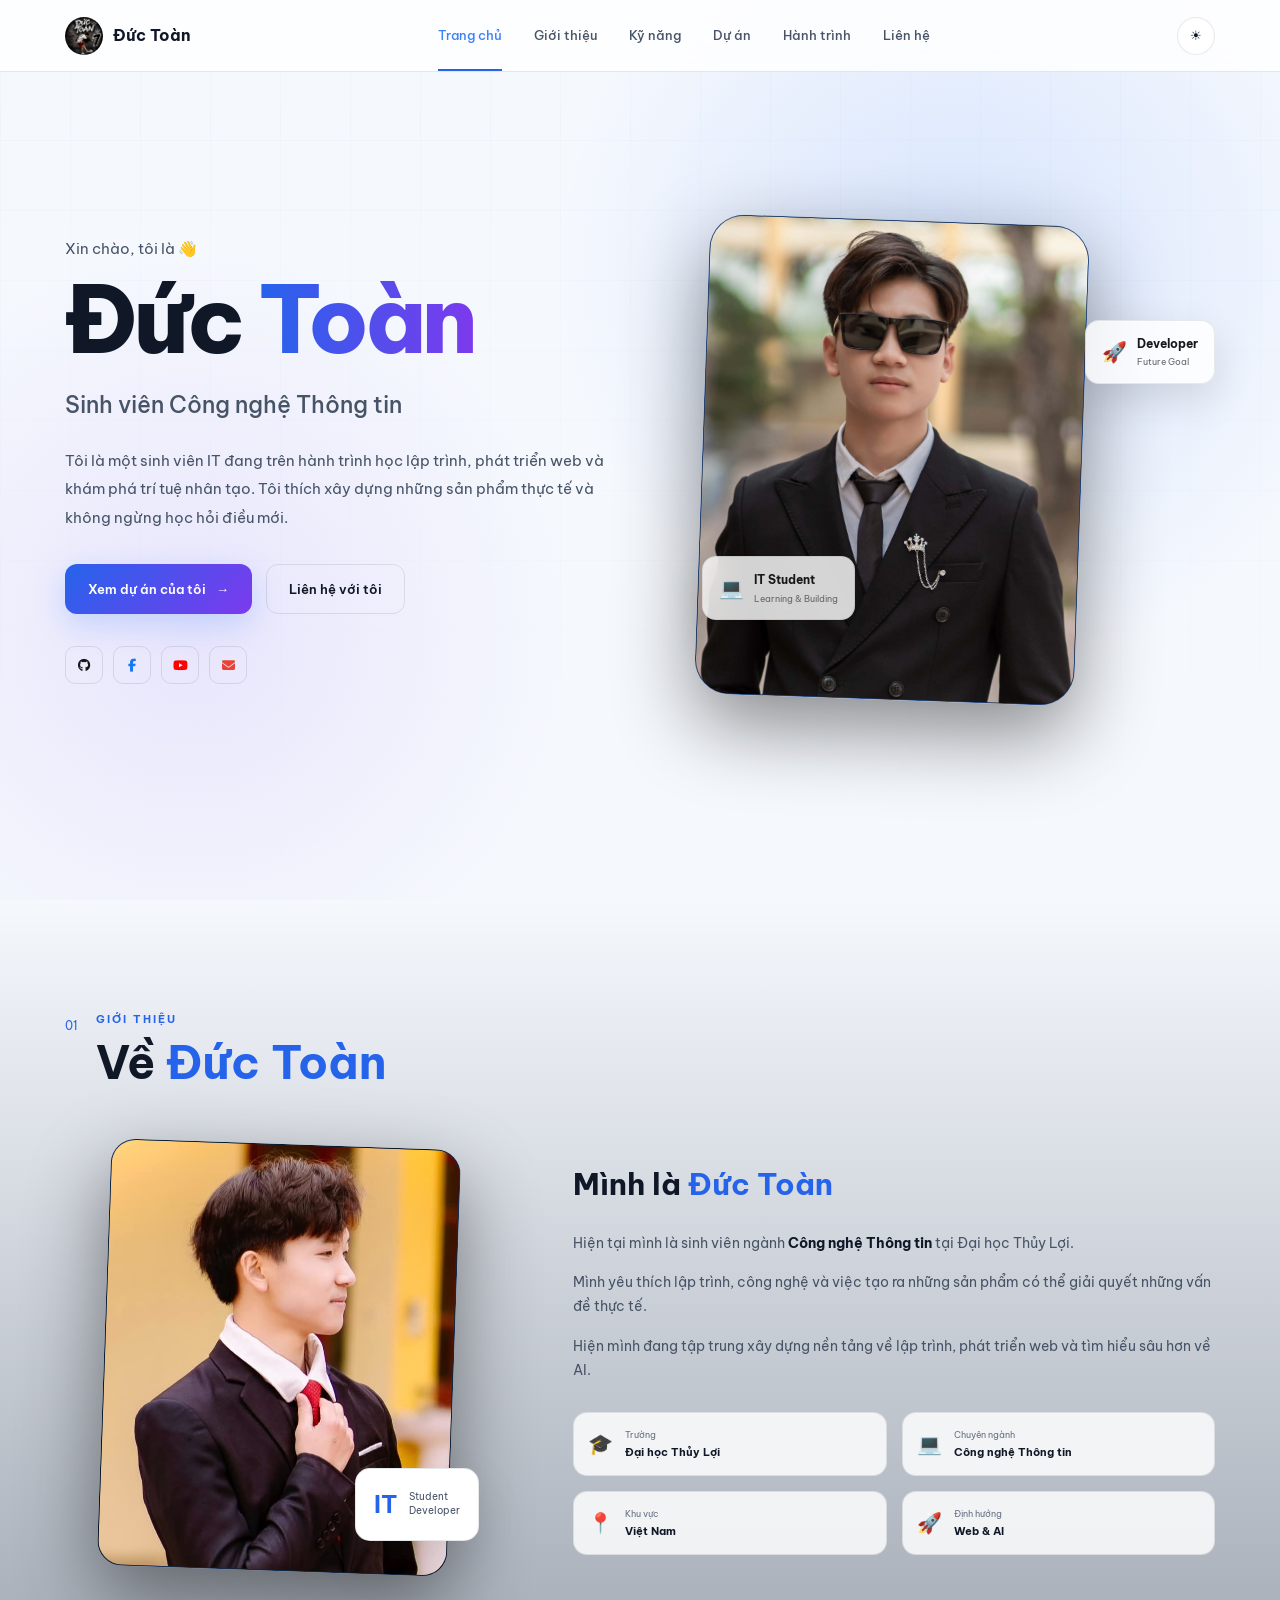
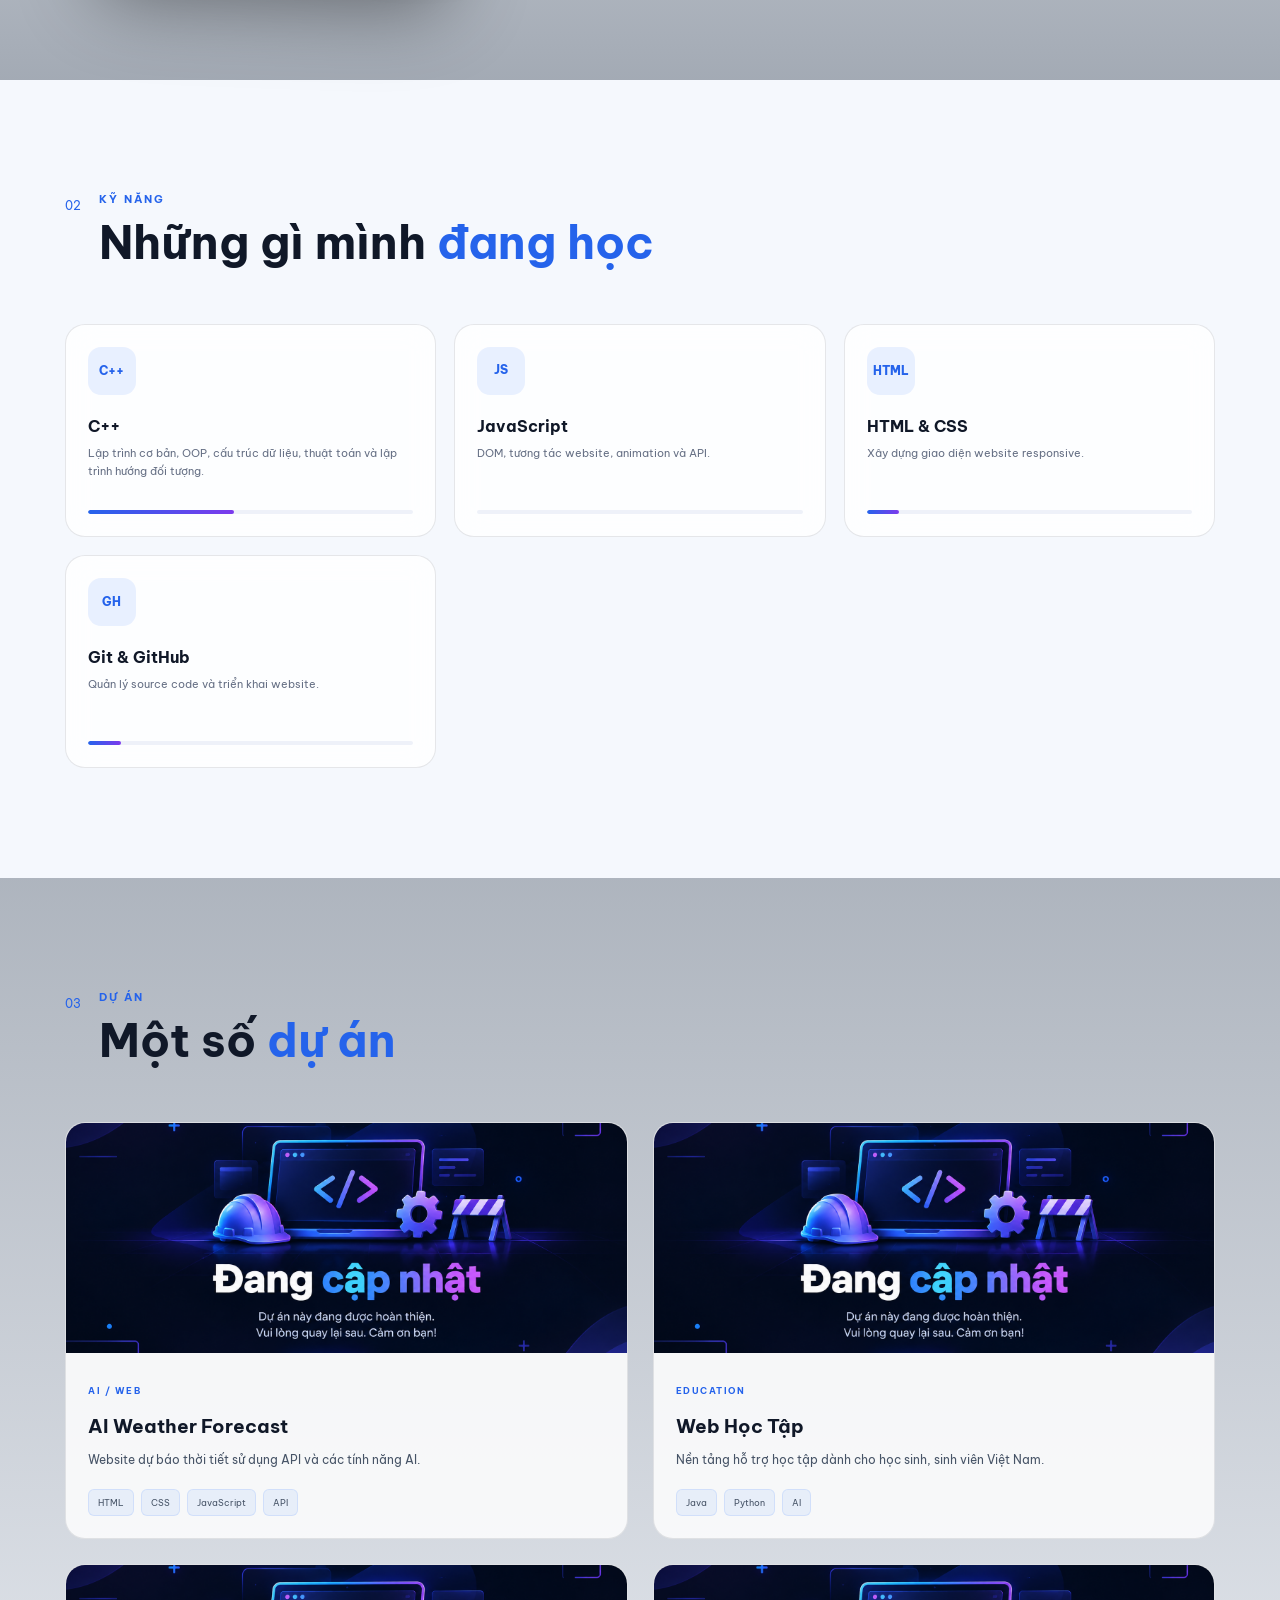
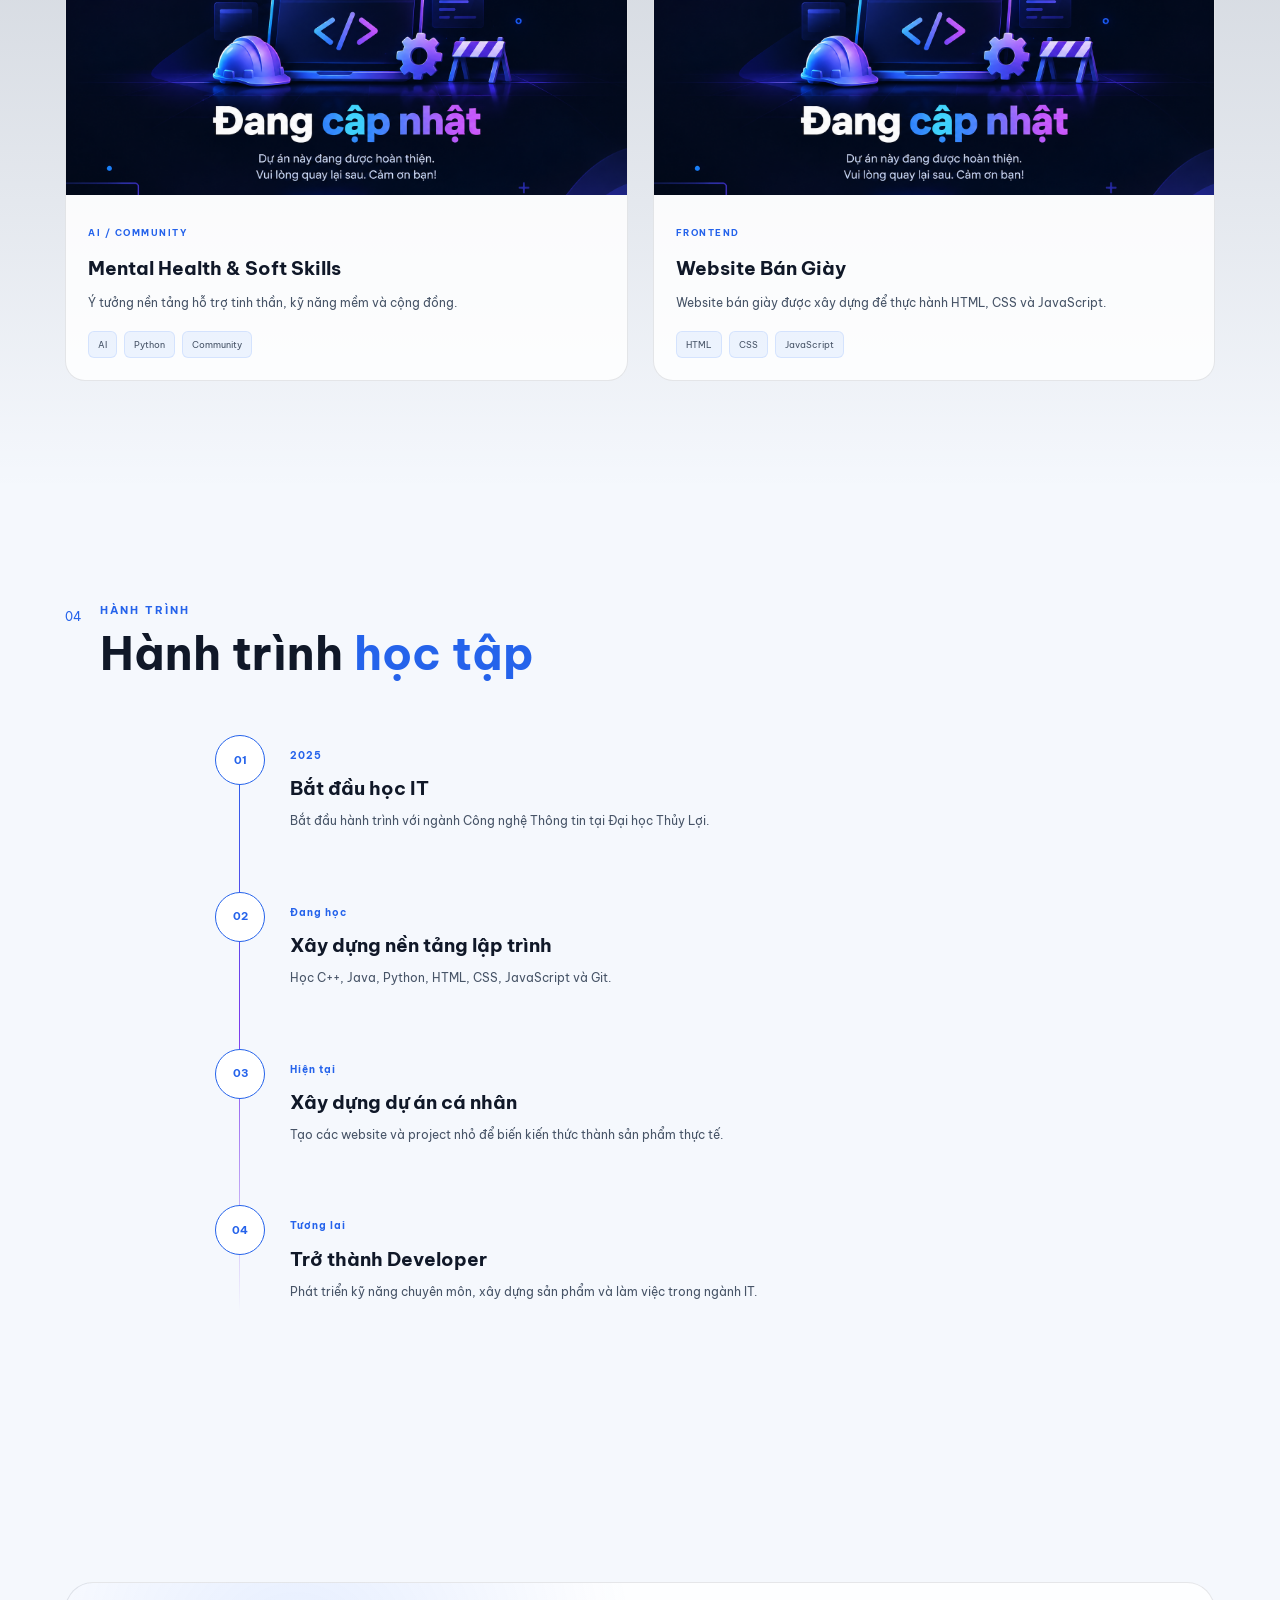
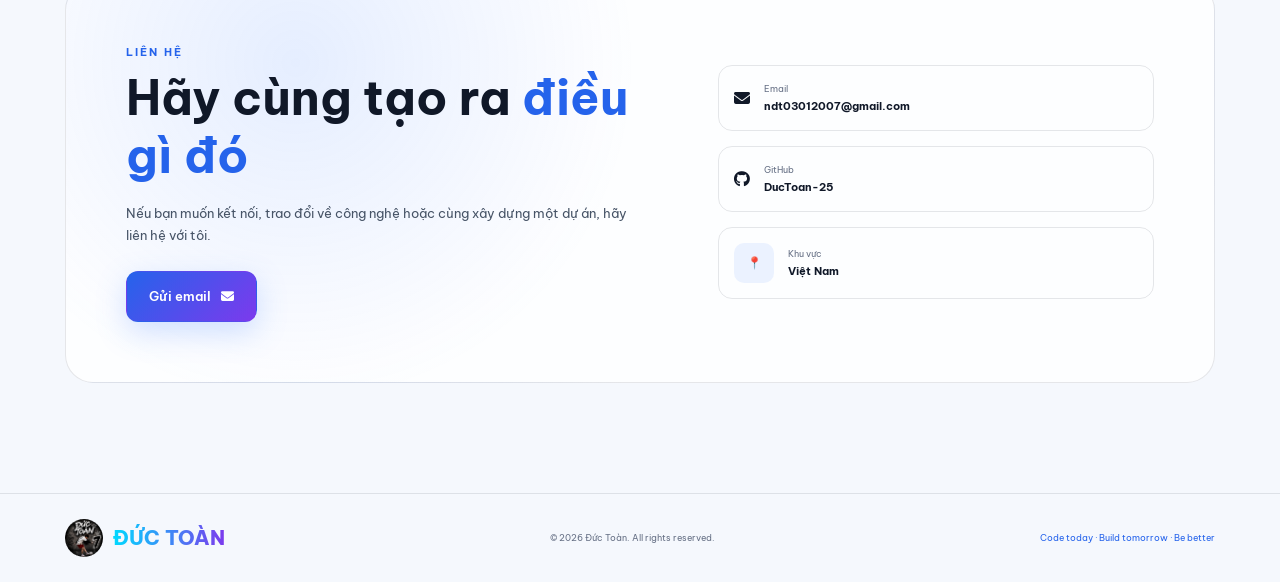
<file: index.html>
<!DOCTYPE html>
<html lang="vi">
<head>
    <meta charset="UTF-8">

    <meta name="viewport"
          content="width=device-width, initial-scale=1.0">

    <meta name="description"
          content="Portfolio cá nhân của Đức Toàn - Sinh viên Công nghệ Thông tin">

    <title>Đức Toàn</title>

    <link rel="icon" type="image/png" href="image/logo1.png">

    <link rel="stylesheet" href="style.css">
    <link rel="stylesheet"
      href="https://cdnjs.cloudflare.com/ajax/libs/font-awesome/6.5.2/css/all.min.css">
    <link rel="preconnect" href="https://fonts.googleapis.com">
    <link rel="preconnect" href="https://fonts.gstatic.com" crossorigin>

    <link href="https://fonts.googleapis.com/css2?family=Be+Vietnam+Pro:wght@300;400;500;600;700;800&display=swap"
          rel="stylesheet">
</head>

<body>

<!-- ================= HEADER ================= -->

<header class="header" id="header">

    <div class="container nav-container">

        <a href="#home" class="logo">
            <img src="image/logo.jpg" alt="Logo Đức Toàn">
            <span>Đức Toàn</span>
        </a>

        <nav class="navbar" id="navbar">

            <a href="#home" class="nav-link active">
                Trang chủ
            </a>

            <a href="#about" class="nav-link">
                Giới thiệu
            </a>

            <a href="#skills" class="nav-link">
                Kỹ năng
            </a>

            <a href="#projects" class="nav-link">
                Dự án
            </a>

            <a href="#journey" class="nav-link">
                Hành trình
            </a>

            <a href="#contact" class="nav-link">
                Liên hệ
            </a>
        </nav>

        <div class="header-actions">

            <button class="theme-toggle"
                    id="themeToggle"
                    aria-label="Đổi giao diện">

                <span id="themeIcon">☾</span>

            </button>

            <button class="menu-toggle"
                    id="menuToggle"
                    aria-label="Mở menu">

                ☰

            </button>

        </div>

    </div>

</header>


<!-- ================= MAIN ================= -->

<main>


<!-- ================= HERO ================= -->

<section class="hero section" id="home">

    <div class="hero-background"></div>

    <div class="container hero-container">

        <div class="hero-content reveal">

            <p class="hero-greeting">
                Xin chào, tôi là <span>👋</span>
            </p>

            <h1>
                Đức <span>Toàn</span>
            </h1>

            <h2>
                Sinh viên Công nghệ Thông tin
            </h2>

            <p class="hero-description">
                Tôi là một sinh viên IT đang trên hành trình
                học lập trình, phát triển web và khám phá trí tuệ nhân tạo.
                Tôi thích xây dựng những sản phẩm thực tế
                và không ngừng học hỏi điều mới.
            </p>

            <div class="hero-buttons">

                <a href="#projects" class="btn btn-primary">
                    Xem dự án của tôi
                    <span>→</span>
                </a>

                <a href="#contact" class="btn btn-outline">
                    Liên hệ với tôi
                </a>

            </div>

            <div class="social-links">

                <a href="https://github.com/DucToan-25"
                    target="_blank" aria-label="GitHub">
                    <i class="fa-brands fa-github"></i>
                </a>

                <a href="https://www.facebook.com/toan07nd?locale=vi_VN"
                    target="_blank" aria-label="Facebook">
                    <i class="fa-brands fa-facebook-f"></i>
                </a>

                <a href="https://www.youtube.com/@nd.t07"
                    target="_blank" aria-label="YouTube">
                    <i class="fa-brands fa-youtube"></i>
                </a>

                <a href="email.html" aria-label="Email">
                    <i class="fa-solid fa-envelope"></i>
                </a>

            </div>

        </div>


        <!-- HERO IMAGE -->

        <div class="hero-image reveal">

            <div class="image-glow"></div>

            <div class="portrait-card">

                <!--
                    THAY ẢNH:
                    Đặt ảnh của bạn vào thư mục images
                    và đặt tên là avatar.jpg
                -->

                <img src="image/avatar.jpg"
                     alt="Ảnh đại diện Đức Toàn"
                     onerror="this.style.display='none'; this.parentElement.classList.add('no-image');">

                <div class="image-placeholder">
                    <span>DT</span>
                    <small>Đức Toàn</small>
                </div>

            </div>

            <div class="floating-card floating-card-one">
                <span>💻</span>
                <div>
                    <strong>IT Student</strong>
                    <small>Learning & Building</small>
                </div>
            </div>

            <div class="floating-card floating-card-two">
                <span>🚀</span>
                <div>
                    <strong>Developer</strong>
                    <small>Future Goal</small>
                </div>
            </div>

        </div>

    </div>

</section>


<!-- ================= ABOUT ================= -->

<section class="section about" id="about">

    <div class="container">

        <div class="section-heading reveal">

            <span class="section-number">01</span>

            <div>
                <p class="section-label">GIỚI THIỆU</p>
                <h2>Về <span>Đức Toàn</span></h2>
            </div>

        </div>


        <div class="about-grid">

            <div class="about-image reveal">

    <div class="about-photo">

        <img src="image/avatar1.jpg" alt="Đức Toàn">

        <div class="about-photo-placeholder">
            DT
        </div>

    </div>

    <div class="experience-badge-float">

        <div class="experience-badge">

            <strong>IT</strong>

            <span>
                Student<br>
                Developer
            </span>

        </div>

    </div>

</div>


            <div class="about-content reveal">

                <h3>
                    Mình là <span>Đức Toàn</span>
                </h3>

                <p>
                    Hiện tại mình là sinh viên ngành
                    <strong>Công nghệ Thông tin</strong>
                    tại Đại học Thủy Lợi.
                </p>

                <p>
                    Mình yêu thích lập trình, công nghệ và
                    việc tạo ra những sản phẩm có thể giải quyết
                    những vấn đề thực tế.
                </p>

                <p>
                    Hiện mình đang tập trung xây dựng nền tảng
                    về lập trình, phát triển web và tìm hiểu
                    sâu hơn về AI.
                </p>


                <div class="about-info">

                    <div>
                        <span>🎓</span>
                        <div>
                            <small>Trường</small>
                            <strong>Đại học Thủy Lợi</strong>
                        </div>
                    </div>

                    <div>
                        <span>💻</span>
                        <div>
                            <small>Chuyên ngành</small>
                            <strong>Công nghệ Thông tin</strong>
                        </div>
                    </div>

                    <div>
                        <span>📍</span>
                        <div>
                            <small>Khu vực</small>
                            <strong>Việt Nam</strong>
                        </div>
                    </div>

                    <div>
                        <span>🚀</span>
                        <div>
                            <small>Định hướng</small>
                            <strong>Web & AI</strong>
                        </div>
                    </div>

                </div>

            </div>

        </div>

    </div>

</section>


<!-- ================= SKILLS ================= -->

<section class="section skills" id="skills">

    <div class="container">

        <div class="section-heading reveal">

            <span class="section-number">02</span>

            <div>
                <p class="section-label">KỸ NĂNG</p>
                <h2>Những gì mình <span>đang học</span></h2>
            </div>

        </div>


        <div class="skills-grid">


            <div class="skill-card reveal">

                <div class="skill-icon cpp">C++</div>

                <div>
                    <h3>C++</h3>
                    <p>
                        Lập trình cơ bản, OOP,
                        cấu trúc dữ liệu, thuật toán và
                        lập trình hướng đối tượng.
                    </p>
                </div>

                <div class="skill-level">
                    <span style="width: 45%"></span>
                </div>

            </div>

            <div class="skill-card reveal">

                <div class="skill-icon js">JS</div>

                <div>
                    <h3>JavaScript</h3>
                    <p>
                        DOM, tương tác website,
                        animation và API.
                    </p>
                </div>

                <div class="skill-level">
                    <span style="width: 0%"></span>
                </div>

            </div>

            <div class="skill-card reveal">

                <div class="skill-icon html">HTML</div>

                <div>
                    <h3>HTML & CSS</h3>
                    <p>
                        Xây dựng giao diện website
                        responsive.
                    </p>
                </div>

                <div class="skill-level">
                    <span style="width: 10%"></span>
                </div>

            </div>

            <div class="skill-card reveal">

                <div class="skill-icon git">GH</div>

                <div>
                    <h3>Git & GitHub</h3>
                    <p>
                        Quản lý source code và
                        triển khai website.
                    </p>
                </div>

                <div class="skill-level">
                    <span style="width: 10%"></span>
                </div>

            </div>

        </div>

    </div>

</section>


<!-- ================= PROJECTS ================= -->

<section class="section projects" id="projects">

    <div class="container">

        <div class="section-heading reveal">

            <span class="section-number">03</span>

            <div>
                <p class="section-label">DỰ ÁN</p>
                <h2>Một số <span>dự án</span></h2>
            </div>

        </div>


        <div class="projects-grid">


            <!-- PROJECT 1 -->

            <a href="view/project-status.html" class="project-card reveal">

                <div class="project-image">

                    <img src="image/project.jpg"
                         alt="AI Weather Forecast">
                </div>

                <div class="project-content">

                    <span class="project-category">
                        AI / WEB
                    </span>

                    <h3>
                        AI Weather Forecast
                    </h3>

                    <p>
                        Website dự báo thời tiết sử dụng
                        API và các tính năng AI.
                    </p>

                    <div class="tags">

                        <span>HTML</span>
                        <span>CSS</span>
                        <span>JavaScript</span>
                        <span>API</span>

                    </div>

                </div>

            </a>


            <!-- PROJECT 2 -->

            <a href="view/project-status.html" class="project-card reveal">

                <div class="project-image">

                    <img src="image/project.jpg"
                         alt="Web học tập">
                </div>

                <div class="project-content">

                    <span class="project-category">
                        EDUCATION
                    </span>

                    <h3>
                        Web Học Tập
                    </h3>

                    <p>
                        Nền tảng hỗ trợ học tập dành cho
                        học sinh, sinh viên Việt Nam.
                    </p>

                    <div class="tags">

                        <span>Java</span>
                        <span>Python</span>
                        <span>AI</span>

                    </div>

                </div>

            </a>


            <!-- PROJECT 3 -->

            <a href="view/project-status.html" class="project-card reveal">

                <div class="project-image">

                    <img src="image/project.jpg"
                         alt="Mental Health">
                </div>

                <div class="project-content">

                    <span class="project-category">
                        AI / COMMUNITY
                    </span>

                    <h3>
                        Mental Health & Soft Skills
                    </h3>

                    <p>
                        Ý tưởng nền tảng hỗ trợ tinh thần,
                        kỹ năng mềm và cộng đồng.
                    </p>

                    <div class="tags">

                        <span>AI</span>
                        <span>Python</span>
                        <span>Community</span>

                    </div>

                </div>

            </a>


            <!-- PROJECT 4 -->

            <a href="view/project-status.html" class="project-card reveal">

                <div class="project-image">

                    <img src="image/project.jpg"
                         alt="Website bán giày">
                </div>

                <div class="project-content">

                    <span class="project-category">
                        FRONTEND
                    </span>

                    <h3>
                        Website Bán Giày
                    </h3>

                    <p>
                        Website bán giày được xây dựng
                        để thực hành HTML, CSS và JavaScript.
                    </p>

                    <div class="tags">

                        <span>HTML</span>
                        <span>CSS</span>
                        <span>JavaScript</span>

                    </div>

                </div>

            </a>

        </div>

    </div>

</section>


<!-- ================= JOURNEY ================= -->

<section class="section journey" id="journey">

    <div class="container">

        <div class="section-heading reveal">

            <span class="section-number">04</span>

            <div>
                <p class="section-label">HÀNH TRÌNH</p>
                <h2>Hành trình <span>học tập</span></h2>
            </div>

        </div>


        <div class="timeline">


            <div class="timeline-item reveal">

                <div class="timeline-dot">
                    01
                </div>

                <div class="timeline-content">

                    <span>2025</span>

                    <h3>
                        Bắt đầu học IT
                    </h3>

                    <p>
                        Bắt đầu hành trình với ngành
                        Công nghệ Thông tin tại Đại học Thủy Lợi.
                    </p>

                </div>

            </div>


            <div class="timeline-item reveal">

                <div class="timeline-dot">
                    02
                </div>

                <div class="timeline-content">

                    <span>Đang học</span>

                    <h3>
                        Xây dựng nền tảng lập trình
                    </h3>

                    <p>
                        Học C++, Java, Python,
                        HTML, CSS, JavaScript và Git.
                    </p>

                </div>

            </div>


            <div class="timeline-item reveal">

                <div class="timeline-dot">
                    03
                </div>

                <div class="timeline-content">

                    <span>Hiện tại</span>

                    <h3>
                        Xây dựng dự án cá nhân
                    </h3>

                    <p>
                        Tạo các website và project nhỏ
                        để biến kiến thức thành sản phẩm thực tế.
                    </p>

                </div>

            </div>


            <div class="timeline-item reveal">

                <div class="timeline-dot">
                    04
                </div>

                <div class="timeline-content">

                    <span>Tương lai</span>

                    <h3>
                        Trở thành Developer
                    </h3>

                    <p>
                        Phát triển kỹ năng chuyên môn,
                        xây dựng sản phẩm và làm việc trong ngành IT.
                    </p>

                </div>

            </div>

        </div>

    </div>

</section>


<!-- ================= CONTACT ================= -->

<section class="section contact" id="contact">

    <div class="container">

        <div class="contact-box reveal">

            <div class="contact-content">

                <p class="section-label">
                    LIÊN HỆ
                </p>

                <h2>
                    Hãy cùng tạo ra
                    <span>điều gì đó</span>
                </h2>

                <p>
                    Nếu bạn muốn kết nối, trao đổi về công nghệ
                    hoặc cùng xây dựng một dự án, hãy liên hệ với tôi.
                </p>

                <a href="view/email.html" class="btn btn-primary">
                    Gửi email
                    <i class="fa-solid fa-envelope"></i>
                </a>

            </div>


            <div class="contact-info">

                <a href="mailto:ductoancontact@gmail.com"
                   class="contact-item">

                    <i class="fa-solid fa-envelope"></i>

                    <div>
                        <small>Email</small>
                        <strong>
                            ndt03012007@gmail.com
                        </strong>
                    </div>

                </a>


                <a href="https://github.com/DucToan-25"
                   target="_blank"
                   class="contact-item">

                    <i class="fa-brands fa-github"></i>

                    <div>
                        <small>GitHub</small>
                        <strong>
                            DucToan-25
                        </strong>
                    </div>

                </a>


                <div class="contact-item">

                    <span class="contact-icon">
                        📍
                    </span>

                    <div>
                        <small>Khu vực</small>
                        <strong>
                            Việt Nam
                        </strong>
                    </div>

                </div>

            </div>

        </div>

    </div>

</section>

</main>


<!-- ================= FOOTER ================= -->

<footer class="footer">

    <div class="container footer-container">

        <div class="footer-logo">
            <a href="#home" class="logo">
                <img src="image/logo.jpg" alt="Logo Đức Toàn">
            </a>
            <strong>
                <a href="yeu/love.html">
                    ĐỨC TOÀN
                </a>
            </strong>
        </div>

        <p>
            © <span id="currentYear"></span>
            Đức Toàn. All rights reserved.
        </p>

        <p class="footer-code">
            Code today · Build tomorrow · Be better
        </p>

    </div>

</footer>


<!-- BACK TO TOP -->

<button id="backToTop"
        class="back-to-top"
        aria-label="Lên đầu trang">

    ↑

</button>


<script src="main.js"></script>

</body>
</html>
</file>
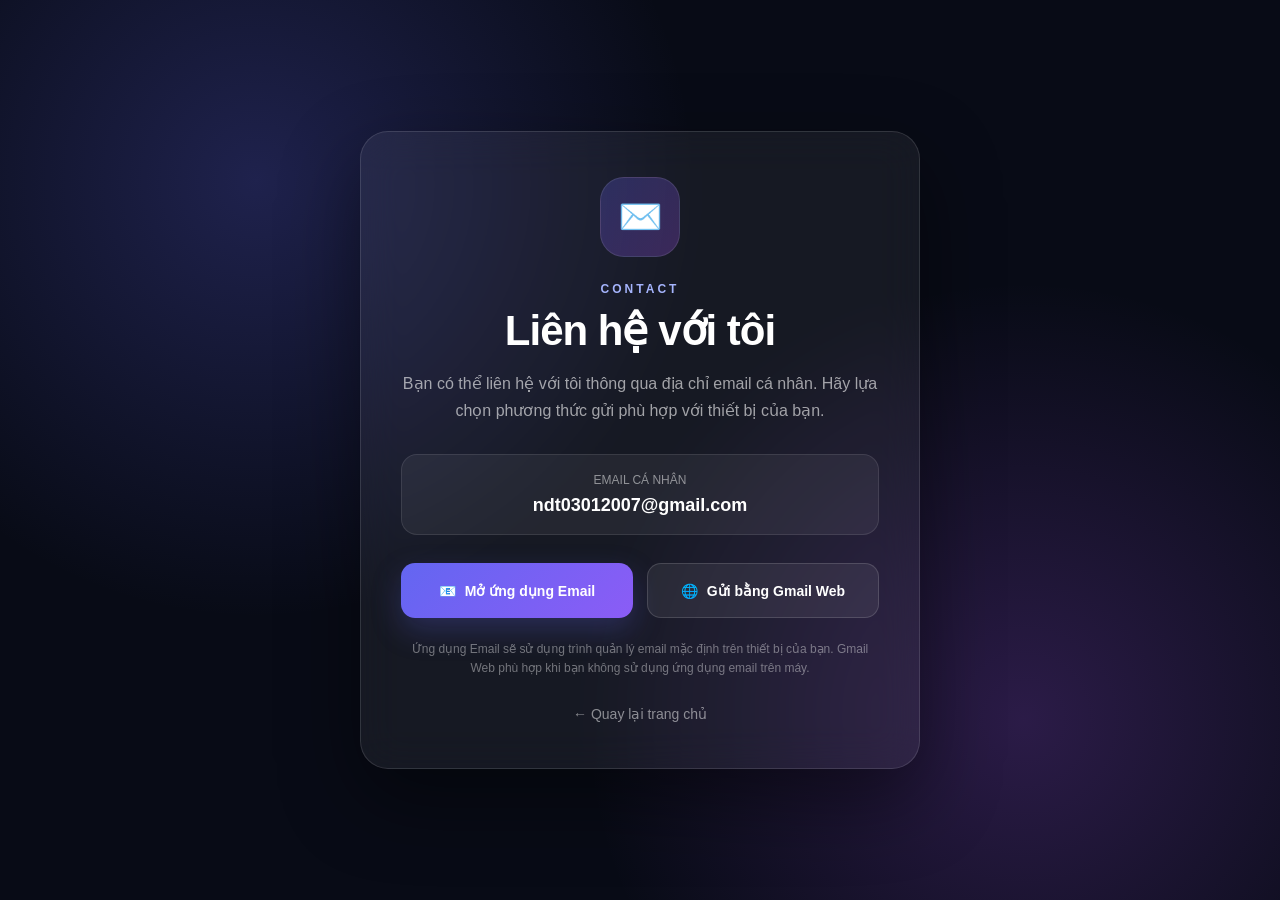
<file: email.html>
<!DOCTYPE html>
<html lang="vi">
<head>
    <meta charset="UTF-8">
    <meta name="viewport" content="width=device-width, initial-scale=1.0">

    <title>Liên hệ | Đức Toàn</title>

    <style>
        * {
            margin: 0;
            padding: 0;
            box-sizing: border-box;
        }

        body {
            min-height: 100vh;
            display: flex;
            align-items: center;
            justify-content: center;

            padding: 25px;

            font-family: Arial, Helvetica, sans-serif;

            background:
                radial-gradient(
                    circle at 20% 20%,
                    rgba(99, 102, 241, 0.25),
                    transparent 35%
                ),
                radial-gradient(
                    circle at 80% 80%,
                    rgba(168, 85, 247, 0.22),
                    transparent 35%
                ),
                #080b16;

            color: white;
        }

        .container {
            width: 100%;
            max-width: 560px;

            padding: 45px 40px;

            text-align: center;

            border: 1px solid rgba(255,255,255,0.12);
            border-radius: 28px;

            background: rgba(255,255,255,0.06);

            backdrop-filter: blur(20px);
            -webkit-backdrop-filter: blur(20px);

            box-shadow:
                0 30px 80px rgba(0,0,0,0.45);
        }

        .icon {
            width: 80px;
            height: 80px;

            margin: 0 auto 25px;

            display: flex;
            align-items: center;
            justify-content: center;

            font-size: 36px;

            border-radius: 24px;

            background:
                linear-gradient(
                    135deg,
                    rgba(99,102,241,0.25),
                    rgba(168,85,247,0.25)
                );

            border: 1px solid rgba(255,255,255,0.1);
        }

        .label {
            margin-bottom: 10px;

            font-size: 12px;
            font-weight: bold;

            letter-spacing: 3px;

            color: #a5b4fc;
        }

        h1 {
            font-size: 42px;
            margin-bottom: 15px;

            letter-spacing: -1px;
        }

        .description {
            color: rgba(255,255,255,0.6);

            line-height: 1.7;

            margin-bottom: 30px;
        }

        .email-box {
            padding: 18px;

            margin-bottom: 28px;

            border-radius: 16px;

            background: rgba(255,255,255,0.06);

            border: 1px solid rgba(255,255,255,0.1);
        }

        .email-label {
            display: block;

            margin-bottom: 8px;

            font-size: 12px;

            color: rgba(255,255,255,0.5);
        }

        .email {
            font-size: 18px;
            font-weight: 600;

            color: white;

            word-break: break-word;
        }

        .buttons {
            display: grid;
            grid-template-columns: 1fr 1fr;

            gap: 14px;
        }

        .button {
            display: flex;
            align-items: center;
            justify-content: center;
            gap: 9px;

            min-height: 55px;

            padding: 0 18px;

            border-radius: 14px;

            text-decoration: none;

            font-size: 14px;
            font-weight: 700;

            transition: 0.25s ease;

            cursor: pointer;
        }

        .button:hover {
            transform: translateY(-3px);
        }

        .app-button {
            color: white;

            background:
                linear-gradient(
                    135deg,
                    #6366f1,
                    #8b5cf6
                );

            box-shadow:
                0 12px 30px rgba(99,102,241,0.25);
        }

        .app-button:hover {
            box-shadow:
                0 18px 40px rgba(99,102,241,0.4);
        }

        .web-button {
            color: white;

            background: rgba(255,255,255,0.07);

            border: 1px solid rgba(255,255,255,0.14);
        }

        .web-button:hover {
            background: rgba(255,255,255,0.12);
        }

        .back {
            display: inline-block;

            margin-top: 28px;

            color: rgba(255,255,255,0.5);

            text-decoration: none;

            font-size: 14px;

            transition: 0.2s;
        }

        .back:hover {
            color: white;
        }

        .note {
            margin-top: 22px;

            font-size: 12px;

            line-height: 1.6;

            color: rgba(255,255,255,0.4);
        }

        @media (max-width: 550px) {

            .container {
                padding: 35px 22px;
            }

            h1 {
                font-size: 34px;
            }

            .buttons {
                grid-template-columns: 1fr;
            }

            .email {
                font-size: 16px;
            }
        }
    </style>
</head>

<body>

    <main class="container">

        <div class="icon">
            ✉️
        </div>

        <div class="label">
            CONTACT
        </div>

        <h1>Liên hệ với tôi</h1>

        <p class="description">
            Bạn có thể liên hệ với tôi thông qua địa chỉ email cá nhân.
            Hãy lựa chọn phương thức gửi phù hợp với thiết bị của bạn.
        </p>

        <div class="email-box">

            <span class="email-label">
                EMAIL CÁ NHÂN
            </span>

            <div class="email">
                ndt03012007@gmail.com
            </div>

        </div>

        <div class="buttons">

            <!-- Mở ứng dụng Email mặc định -->
            <a
                href="mailto:ndt03012007@gmail.com?subject=Liên hệ từ website Đức Toàn"
                class="button app-button"
            >
                📧
                <span>Mở ứng dụng Email</span>
            </a>


            <!-- Mở Gmail trên trình duyệt -->
            <a
                href="https://mail.google.com/mail/?view=cm&fs=1&to=ndt03012007@gmail.com&su=Liên hệ từ website Đức Toàn"
                target="_blank"
                rel="noopener noreferrer"
                class="button web-button"
            >
                🌐
                <span>Gửi bằng Gmail Web</span>
            </a>

        </div>

        <p class="note">
            Ứng dụng Email sẽ sử dụng trình quản lý email mặc định
            trên thiết bị của bạn. Gmail Web phù hợp khi bạn không
            sử dụng ứng dụng email trên máy.
        </p>

        <a href="index.html" class="back">
            ← Quay lại trang chủ
        </a>

    </main>

</body>
</html>
</file>
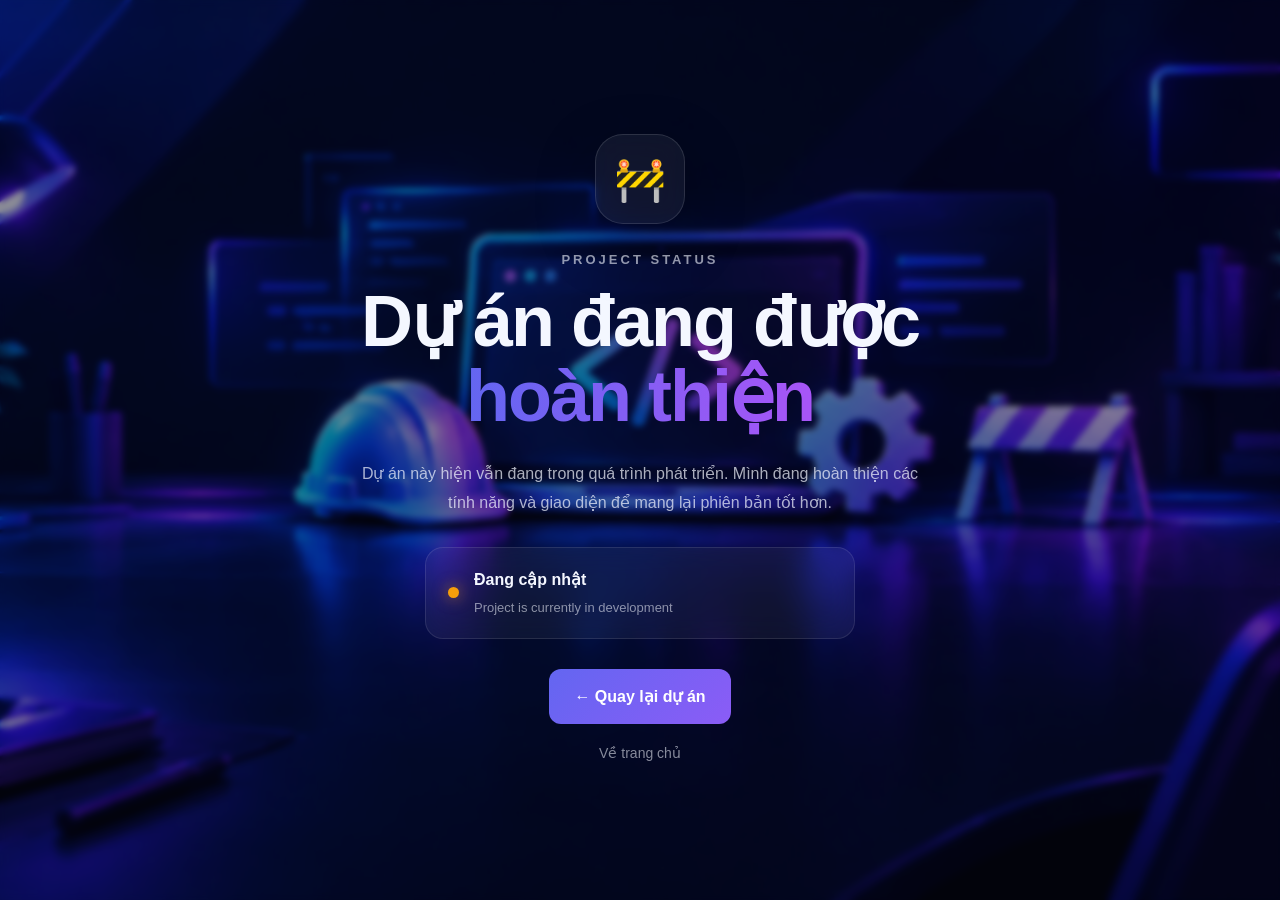
<file: project-status.html>
<!DOCTYPE html>
<html lang="vi">
<head>
    <meta charset="UTF-8">
    <meta name="viewport" content="width=device-width, initial-scale=1.0">

    <title>Đức Toàn | Dự án đang cập nhật</title>

    <link rel="stylesheet" href="style.css">
</head>

<body class="status-page">

    <main class="status-container">

        <div class="status-icon">
            🚧
        </div>

        <p class="status-label">PROJECT STATUS</p>

        <h1>
            Dự án đang được<br>
            <span>hoàn thiện</span>
        </h1>

        <p class="status-description">
            Dự án này hiện vẫn đang trong quá trình phát triển.
            Mình đang hoàn thiện các tính năng và giao diện để
            mang lại phiên bản tốt hơn.
        </p>

        <div class="status-card">
            <div class="status-dot"></div>

            <div>
                <strong>Đang cập nhật</strong>
                <p>Project is currently in development</p>
            </div>
        </div>

        <a href="index.html#projects" class="back-button">
            ← Quay lại dự án
        </a>

        <a href="index.html" class="home-link">
            Về trang chủ
        </a>

    </main>

</body>
</html>
</file>
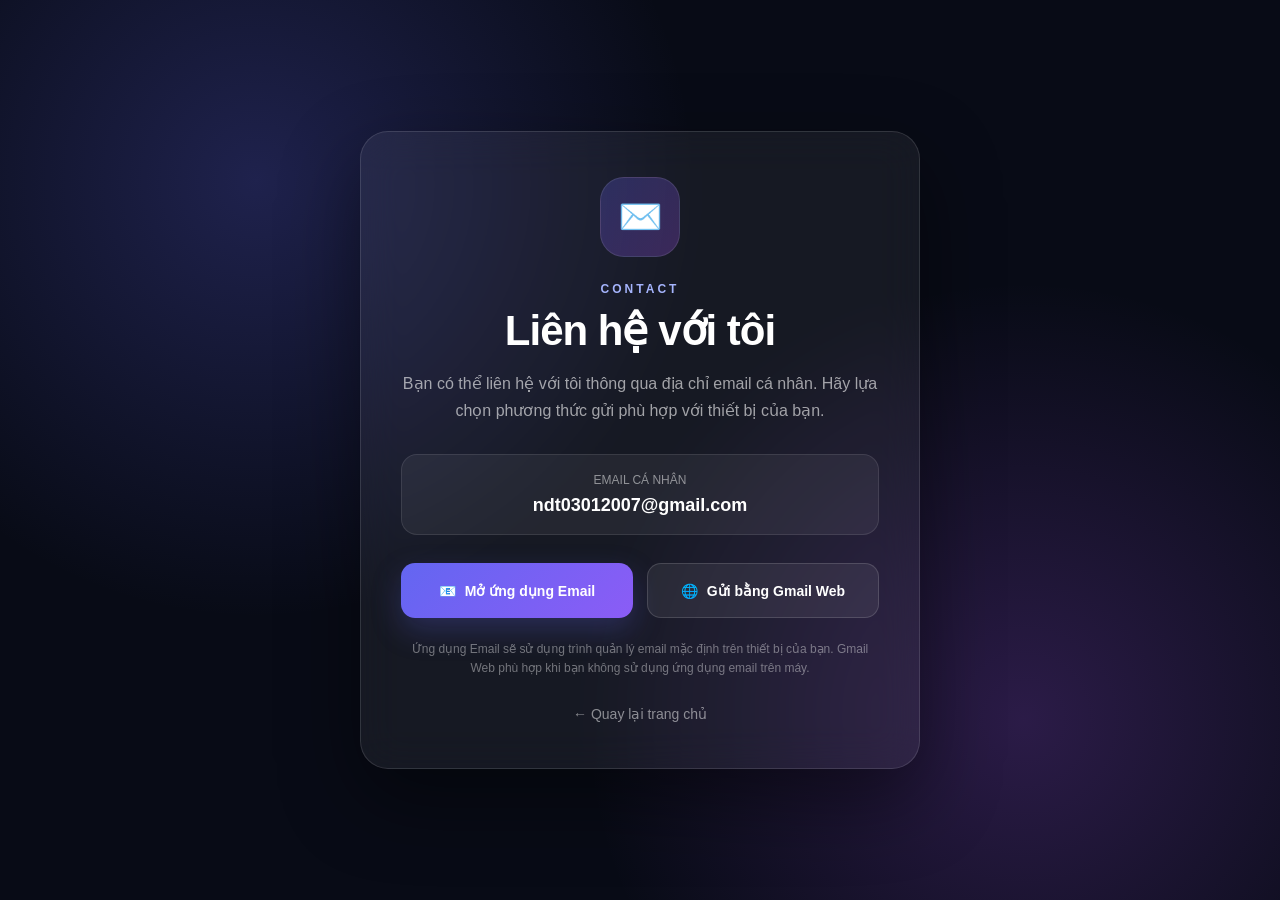
<file: view/email.html>
<!DOCTYPE html>
<html lang="vi">
<head>
    <meta charset="UTF-8">
    <meta name="viewport" content="width=device-width, initial-scale=1.0">

    <title>Liên hệ | Đức Toàn</title>

    <style>
        * {
            margin: 0;
            padding: 0;
            box-sizing: border-box;
        }

        body {
            min-height: 100vh;
            display: flex;
            align-items: center;
            justify-content: center;

            padding: 25px;

            font-family: Arial, Helvetica, sans-serif;

            background:
                radial-gradient(
                    circle at 20% 20%,
                    rgba(99, 102, 241, 0.25),
                    transparent 35%
                ),
                radial-gradient(
                    circle at 80% 80%,
                    rgba(168, 85, 247, 0.22),
                    transparent 35%
                ),
                #080b16;

            color: white;
        }

        .container {
            width: 100%;
            max-width: 560px;

            padding: 45px 40px;

            text-align: center;

            border: 1px solid rgba(255,255,255,0.12);
            border-radius: 28px;

            background: rgba(255,255,255,0.06);

            backdrop-filter: blur(20px);
            -webkit-backdrop-filter: blur(20px);

            box-shadow:
                0 30px 80px rgba(0,0,0,0.45);
        }

        .icon {
            width: 80px;
            height: 80px;

            margin: 0 auto 25px;

            display: flex;
            align-items: center;
            justify-content: center;

            font-size: 36px;

            border-radius: 24px;

            background:
                linear-gradient(
                    135deg,
                    rgba(99,102,241,0.25),
                    rgba(168,85,247,0.25)
                );

            border: 1px solid rgba(255,255,255,0.1);
        }

        .label {
            margin-bottom: 10px;

            font-size: 12px;
            font-weight: bold;

            letter-spacing: 3px;

            color: #a5b4fc;
        }

        h1 {
            font-size: 42px;
            margin-bottom: 15px;

            letter-spacing: -1px;
        }

        .description {
            color: rgba(255,255,255,0.6);

            line-height: 1.7;

            margin-bottom: 30px;
        }

        .email-box {
            padding: 18px;

            margin-bottom: 28px;

            border-radius: 16px;

            background: rgba(255,255,255,0.06);

            border: 1px solid rgba(255,255,255,0.1);
        }

        .email-label {
            display: block;

            margin-bottom: 8px;

            font-size: 12px;

            color: rgba(255,255,255,0.5);
        }

        .email {
            font-size: 18px;
            font-weight: 600;

            color: white;

            word-break: break-word;
        }

        .buttons {
            display: grid;
            grid-template-columns: 1fr 1fr;

            gap: 14px;
        }

        .button {
            display: flex;
            align-items: center;
            justify-content: center;
            gap: 9px;

            min-height: 55px;

            padding: 0 18px;

            border-radius: 14px;

            text-decoration: none;

            font-size: 14px;
            font-weight: 700;

            transition: 0.25s ease;

            cursor: pointer;
        }

        .button:hover {
            transform: translateY(-3px);
        }

        .app-button {
            color: white;

            background:
                linear-gradient(
                    135deg,
                    #6366f1,
                    #8b5cf6
                );

            box-shadow:
                0 12px 30px rgba(99,102,241,0.25);
        }

        .app-button:hover {
            box-shadow:
                0 18px 40px rgba(99,102,241,0.4);
        }

        .web-button {
            color: white;

            background: rgba(255,255,255,0.07);

            border: 1px solid rgba(255,255,255,0.14);
        }

        .web-button:hover {
            background: rgba(255,255,255,0.12);
        }

        .back {
            display: inline-block;

            margin-top: 28px;

            color: rgba(255,255,255,0.5);

            text-decoration: none;

            font-size: 14px;

            transition: 0.2s;
        }

        .back:hover {
            color: white;
        }

        .note {
            margin-top: 22px;

            font-size: 12px;

            line-height: 1.6;

            color: rgba(255,255,255,0.4);
        }

        @media (max-width: 550px) {

            .container {
                padding: 35px 22px;
            }

            h1 {
                font-size: 34px;
            }

            .buttons {
                grid-template-columns: 1fr;
            }

            .email {
                font-size: 16px;
            }
        }
    </style>
</head>

<body>

    <main class="container">

        <div class="icon">
            ✉️
        </div>

        <div class="label">
            CONTACT
        </div>

        <h1>Liên hệ với tôi</h1>

        <p class="description">
            Bạn có thể liên hệ với tôi thông qua địa chỉ email cá nhân.
            Hãy lựa chọn phương thức gửi phù hợp với thiết bị của bạn.
        </p>

        <div class="email-box">

            <span class="email-label">
                EMAIL CÁ NHÂN
            </span>

            <div class="email">
                ndt03012007@gmail.com
            </div>

        </div>

        <div class="buttons">

            <!-- Mở ứng dụng Email mặc định -->
            <a
                href="mailto:ndt03012007@gmail.com?subject=Liên hệ từ website Đức Toàn"
                class="button app-button"
            >
                📧
                <span>Mở ứng dụng Email</span>
            </a>


            <!-- Mở Gmail trên trình duyệt -->
            <a
                href="https://mail.google.com/mail/?view=cm&fs=1&to=ndt03012007@gmail.com&su=Liên hệ từ website Đức Toàn"
                target="_blank"
                rel="noopener noreferrer"
                class="button web-button"
            >
                🌐
                <span>Gửi bằng Gmail Web</span>
            </a>

        </div>

        <p class="note">
            Ứng dụng Email sẽ sử dụng trình quản lý email mặc định
            trên thiết bị của bạn. Gmail Web phù hợp khi bạn không
            sử dụng ứng dụng email trên máy.
        </p>

        <a href="../index.html" class="back">
            ← Quay lại trang chủ
        </a>

    </main>

</body>
</html>
</file>
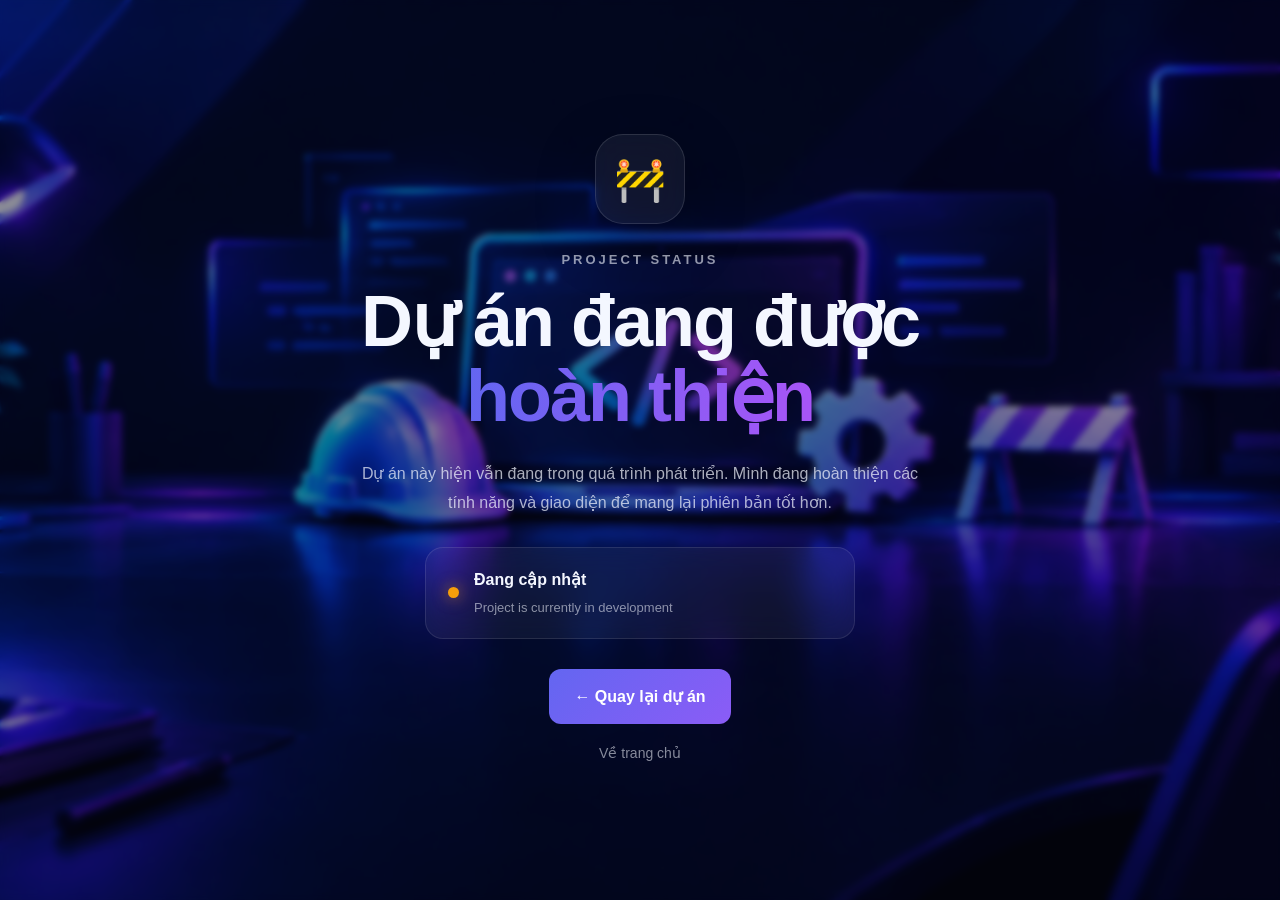
<file: view/project-status.html>
<!DOCTYPE html>
<html lang="vi">
<head>
    <meta charset="UTF-8">
    <meta name="viewport" content="width=device-width, initial-scale=1.0">

    <title>Đức Toàn | Dự án đang cập nhật</title>

    <link rel="stylesheet" href="../style.css">
</head>

<body class="status-page">

    <main class="status-container">

        <div class="status-icon">
            🚧
        </div>

        <p class="status-label">PROJECT STATUS</p>

        <h1>
            Dự án đang được<br>
            <span>hoàn thiện</span>
        </h1>

        <p class="status-description">
            Dự án này hiện vẫn đang trong quá trình phát triển.
            Mình đang hoàn thiện các tính năng và giao diện để
            mang lại phiên bản tốt hơn.
        </p>

        <div class="status-card">
            <div class="status-dot"></div>

            <div>
                <strong>Đang cập nhật</strong>
                <p>Project is currently in development</p>
            </div>
        </div>

        <a href="../index.html#projects" class="back-button">
            ← Quay lại dự án
        </a>

        <a href="../index.html" class="home-link">
            Về trang chủ
        </a>

    </main>

</body>
</html>
</file>
<file: style.css>
/* ==================================================
   ĐỨC TOÀN PORTFOLIO
   MAIN STYLESHEET
================================================== */


/* ================= ROOT ================= */

:root {

    --bg: #050b16;
    --bg-secondary: #081221;
    --card: rgba(13, 27, 48, 0.72);
    --card-solid: #0d1b30;

    --text: #f4f7ff;
    --text-secondary: #aab7cb;
    --text-muted: #718096;

    --primary: #4f8cff;
    --primary-light: #69a0ff;
    --secondary: #8b5cf6;

    --border: rgba(120, 160, 220, 0.16);

    --shadow:
        0 20px 60px rgba(0, 0, 0, 0.35);

    --radius: 20px;

    --header-height: 72px;

    --transition: 0.3s ease;
}


/* ================= LIGHT MODE ================= */

body.light {

    --bg: #f5f8fd;
    --bg-secondary: #ffffff;

    --card: rgba(255, 255, 255, 0.82);
    --card-solid: #ffffff;

    --text: #101828;
    --text-secondary: #475467;
    --text-muted: #667085;

    --primary: #2563eb;
    --primary-light: #3b82f6;
    --secondary: #7c3aed;

    --border: rgba(15, 23, 42, 0.1);

    --shadow:
        0 20px 50px rgba(15, 23, 42, 0.1);
}


/* ================= RESET ================= */

* {
    margin: 0;
    padding: 0;
    box-sizing: border-box;
}

html {
    scroll-behavior: smooth;
}

body {

    font-family:
        "Be Vietnam Pro",
        sans-serif;

    background: var(--bg);

    color: var(--text);

    line-height: 1.7;

    overflow-x: hidden;

    transition:
        background var(--transition),
        color var(--transition);
}

a {
    color: inherit;
    text-decoration: none;
}

button {
    font-family: inherit;
}

img {
    max-width: 100%;
    display: block;
}


/* ================= CONTAINER ================= */

.container {

    width: min(1150px, calc(100% - 40px));

    margin: auto;
}


/* ================= SECTION ================= */

.section {

    padding: 110px 0;

    position: relative;
}


/* ================= HEADER ================= */

.header {

    position: fixed;

    top: 0;
    left: 0;

    width: 100%;

    height: var(--header-height);

    z-index: 1000;

    background:
        rgba(5, 11, 22, 0.78);

    backdrop-filter: blur(20px);

    border-bottom:
        1px solid var(--border);

    transition:
        background var(--transition);
}

body.light .header {

    background:
        rgba(255, 255, 255, 0.82);
}


.nav-container {

    height: 100%;

    display: flex;

    align-items: center;

    justify-content: space-between;
}


/* LOGO */

.logo {

    display: flex;

    align-items: center;

    gap: 10px;

    font-weight: 700;

    font-size: 16px;
}

/* NAV */

.navbar {

    display: flex;

    align-items: center;

    gap: 32px;

    height: 100%;
}

.nav-link {

    position: relative;

    height: 100%;

    display: flex;

    align-items: center;

    color: var(--text-secondary);

    font-size: 13px;

    font-weight: 500;

    transition: color var(--transition);
}

.nav-link:hover,
.nav-link.active {

    color: var(--primary-light);
}

.nav-link::after {

    content: "";

    position: absolute;

    bottom: 0;

    left: 0;

    width: 0;

    height: 2px;

    background: var(--primary);

    transition: width var(--transition);
}

.nav-link.active::after,
.nav-link:hover::after {

    width: 100%;
}


/* HEADER ACTIONS */

.header-actions {

    display: flex;

    align-items: center;

    gap: 10px;
}

.theme-toggle,
.menu-toggle {

    width: 38px;
    height: 38px;

    border: 1px solid var(--border);

    background: var(--card);

    color: var(--text);

    border-radius: 50%;

    cursor: pointer;

    display: grid;

    place-items: center;

    transition: var(--transition);
}

.theme-toggle:hover,
.menu-toggle:hover {

    border-color: var(--primary);

    transform: translateY(-2px);
}

.menu-toggle {

    display: none;

    border-radius: 10px;

    font-size: 18px;
}


/* ================= HERO ================= */

.hero {

    min-height: 100vh;

    display: flex;

    align-items: center;

    padding-top: 130px;

    overflow: hidden;
}


/* HERO BACKGROUND */

.hero-background {

    position: absolute;

    inset: 0;

    background:

        radial-gradient(
            circle at 75% 30%,
            rgba(79, 140, 255, 0.18),
            transparent 35%
        ),

        radial-gradient(
            circle at 15% 70%,
            rgba(139, 92, 246, 0.12),
            transparent 30%
        );

    pointer-events: none;
}


/* GRID EFFECT */

.hero::before {

    content: "";

    position: absolute;

    inset: 0;

    background-image:
        linear-gradient(
            rgba(100, 150, 220, 0.04) 1px,
            transparent 1px
        ),
        linear-gradient(
            90deg,
            rgba(100, 150, 220, 0.04) 1px,
            transparent 1px
        );

    background-size: 70px 70px;

    mask-image:
        linear-gradient(
            to bottom,
            black,
            transparent
        );

    pointer-events: none;
}


.hero-container {

    display: grid;

    grid-template-columns:
        1.05fr
        0.95fr;

    gap: 70px;

    align-items: center;

    position: relative;

    z-index: 2;
}


/* HERO TEXT */

.hero-greeting {

    color: var(--text-secondary);

    font-size: 15px;

    margin-bottom: 12px;
}

.hero-greeting span {

    display: inline-block;

    animation: wave 2s infinite;
}

@keyframes wave {

    0%, 100% {
        transform: rotate(0);
    }

    50% {
        transform: rotate(15deg);
    }
}


.hero h1 {

    font-size:
        clamp(60px, 8vw, 92px);

    line-height: 1;

    letter-spacing: -4px;

    margin-bottom: 20px;

    font-weight: 800;
}

.hero h1 span {

    background:
        linear-gradient(
            90deg,
            var(--primary),
            var(--secondary)
        );

    -webkit-background-clip: text;

    background-clip: text;

    color: transparent;
}


.hero h2 {

    font-size: 23px;

    font-weight: 500;

    color: var(--text-secondary);

    margin-bottom: 22px;
}

.hero-description {

    max-width: 570px;

    color: var(--text-secondary);

    font-size: 15px;

    line-height: 1.9;

    margin-bottom: 32px;
}


/* GRID EFFECT */

.hero::before {

    content: "";

    position: absolute;

    inset: 0;

    background-image:
        linear-gradient(
            rgba(100, 150, 220, 0.04) 1px,
            transparent 1px
        ),
        linear-gradient(
            90deg,
            rgba(100, 150, 220, 0.04) 1px,
            transparent 1px
        );

    background-size: 70px 70px;

    mask-image:
        linear-gradient(
            to bottom,
            black,
            transparent
        );

    pointer-events: none;
}


.hero-container {

    display: grid;

    grid-template-columns:
        1.05fr
        0.95fr;

    gap: 70px;

    align-items: center;

    position: relative;

    z-index: 2;
}

/* BUTTONS */

.hero-buttons {

    display: flex;

    gap: 14px;

    flex-wrap: wrap;

    margin-bottom: 32px;
}

.btn {

    display: inline-flex;

    align-items: center;

    justify-content: center;

    gap: 10px;

    padding: 13px 22px;

    border-radius: 12px;

    font-size: 13px;

    font-weight: 600;

    border: 1px solid transparent;

    cursor: pointer;

    transition: var(--transition);
}

.btn-primary {

    color: white;

    background:
        linear-gradient(
            135deg,
            var(--primary),
            var(--secondary)
        );

    box-shadow:
        0 10px 30px
        rgba(79, 140, 255, 0.25);
}

.btn-primary:hover {

    transform: translateY(-3px);

    box-shadow:
        0 15px 40px
        rgba(79, 140, 255, 0.35);
}

.btn-outline {

    border-color: var(--border);

    color: var(--text);
}

.btn-outline:hover {

    border-color: var(--primary);

    color: var(--primary);

    transform: translateY(-3px);
}


/* SOCIAL */

.social-links {

    display: flex;

    gap: 10px;
}

.social-links a {

    width: 38px;
    height: 38px;

    display: grid;

    place-items: center;

    border: 1px solid var(--border);

    border-radius: 10px;

    color: var(--text-secondary);

    font-size: 13px;

    transition: var(--transition);
}

.social-links a:hover {

    color: white;

    border-color: var(--primary);

    background: var(--primary);

    transform: translateY(-3px);
}


/* ================= HERO IMAGE ================= */


/* ---------- AVATAR 1: HERO ---------- */

.portrait-card {

    width: min(380px, 85%);
    height: 480px;

    position: relative;
    overflow: hidden;

    border-radius: 35px;

    border: 1px solid
        rgba(100, 160, 255, 0.35);

    background:
        linear-gradient(
            145deg,
            #122b50,
            #08111f
        );

    box-shadow:
        0 30px 80px
        rgba(0, 0, 0, 0.45);

    /* Nghiêng nhẹ khi bình thường */
    transform: rotate(2deg);

    transition:
        transform 0.5s ease,
        box-shadow 0.5s ease;
}


/* ---------- AVATAR 2: ABOUT ---------- */

.about-photo {

    position: relative;
    overflow: hidden;

    border-radius: 35px;

    border: 1px solid
        rgba(100, 160, 255, 0.35);

    background:
        linear-gradient(
            145deg,
            #122b50,
            #08111f
        );

    box-shadow:
        0 30px 80px
        rgba(0, 0, 0, 0.45);

    /* Nghiêng nhẹ */
    transform: rotate(2deg);

    transition:
        transform 0.5s ease,
        box-shadow 0.5s ease;
}


/* =====================================================
   VIỀN NEON
   ===================================================== */

.portrait-card::before,
.about-photo::before {

    content: "";

    position: absolute;

    inset: -2px;

    background:
        linear-gradient(
            120deg,
            transparent,
            #00d9ff,
            #7c3aed,
            transparent
        );

    opacity: 0;

    transition:
        opacity 0.4s ease;

    z-index: 0;
}


/* =====================================================
   ẢNH
   ===================================================== */

.portrait-card img,
.about-photo img {

    position: relative;

    z-index: 1;

    width: 100%;
    height: 100%;

    object-fit: cover;

    display: block;

    transition:
        transform 0.5s ease,
        filter 0.5s ease;
}


/* =====================================================
   HOVER - KHUNG
   ===================================================== */

.portrait-card:hover,
.about-photo:hover {

    /*
       Từ rotate(2deg)
       → nghiêng sang chiều ngược lại
       → đồng thời nâng lên
    */

    transform:
        rotate(-2deg)
        translateY(-10px)
        scale(1.02);

    box-shadow:

        0 0 25px
        rgba(0, 217, 255, 0.45),

        0 0 60px
        rgba(124, 58, 237, 0.35),

        0 25px 70px
        rgba(0, 0, 0, 0.35);
}


/* =====================================================
   HOVER - VIỀN NEON
   ===================================================== */

.portrait-card:hover::before,
.about-photo:hover::before {

    opacity: 1;
}


/* =====================================================
   HOVER - ẢNH
   ===================================================== */

.portrait-card:hover img,
.about-photo:hover img {

    transform:
        scale(1.08);

    filter:
        brightness(1.08)
        saturate(1.12);
}


/* =====================================================
   PLACEHOLDER AVATAR HERO
   ===================================================== */

.image-placeholder {

    position: absolute;

    inset: 0;

    display: grid;

    place-items: center;

    align-content: center;

    gap: 8px;

    background:
        radial-gradient(
            circle,
            #183a68,
            #07101d
        );

    z-index: 0;
}


.image-placeholder span {

    font-size: 90px;

    font-weight: 800;

    color:
        rgba(255,255,255,0.9);
}


.image-placeholder small {

    color:
        #aab7cb;

    font-size: 13px;
}


/* Nếu có ảnh thì ẩn placeholder */

.portrait-card:not(.no-image)
.image-placeholder {

    display: none;
}

/* GLOW */

.image-glow {

    position: absolute;

    width: 320px;
    height: 320px;

    background:
        radial-gradient(
            circle,
            rgba(79, 140, 255, 0.3),
            transparent 70%
        );

    filter: blur(30px);
}


/* FLOATING CARDS */

.floating-card {

    position: absolute;

    display: flex;

    align-items: center;

    gap: 10px;

    padding: 13px 16px;

    background:
        rgba(13, 27, 48, 0.82);

    backdrop-filter: blur(20px);

    border: 1px solid var(--border);

    border-radius: 14px;

    box-shadow: var(--shadow);

    animation: floating 4s ease-in-out infinite;
}

.floating-card span {

    font-size: 20px;
}

.floating-card strong {

    display: block;

    font-size: 12px;
}

.floating-card small {

    display: block;

    color: var(--text-muted);

    font-size: 9px;
}

.floating-card-one {

    left: 0;

    bottom: 80px;
}

.floating-card-two {

    right: 0;

    top: 100px;

    animation-delay: -2s;
}

@keyframes floating {

    0%, 100% {
        transform: translateY(0);
    }

    50% {
        transform: translateY(-12px);
    }
}


/* ================= SECTION HEADING ================= */

.section-heading {

    display: flex;

    align-items: flex-start;

    gap: 18px;

    margin-bottom: 55px;
}

.section-number {

    font-size: 12px;

    color: var(--primary);

    padding-top: 6px;
}

.section-label {

    color: var(--primary);

    font-size: 11px;

    font-weight: 700;

    letter-spacing: 2px;

    margin-bottom: 7px;
}

.section-heading h2 {

    font-size: clamp(32px, 5vw, 46px);

    line-height: 1.15;
}

.section-heading h2 span {

    color: var(--primary);
}


/* ================= ABOUT ================= */

.about {

    background:
        linear-gradient(
            180deg,
            transparent,
            rgba(10, 25, 45, 0.35)
        );
}

.about-grid {

    display: grid;

    grid-template-columns:
        0.8fr
        1.2fr;

    gap: 80px;

    align-items: center;
}


/* ABOUT IMAGE */

.about-image {

    position: relative;

    width: min(350px, 100%);

    margin: auto;
}

.about-photo {

    aspect-ratio: 0.82;

    border-radius: 25px;

    overflow: hidden;

    border: 1px solid var(--border);

    background:
        linear-gradient(
            145deg,
            #18375f,
            #09111e
        );

    position: relative;
}

.about-photo img {

    width: 100%;
    height: 100%;

    object-fit: cover;
}

.about-photo-placeholder {

    position: absolute;

    inset: 0;

    display: grid;

    place-items: center;

    font-size: 70px;

    font-weight: 800;

    background:
        linear-gradient(
            145deg,
            #142e52,
            #07101d
        );

    color: rgba(255,255,255,.9);
}

.about-photo img + .about-photo-placeholder {

    display: none;
}


/* ================= EXPERIENCE BADGE ================= */

.experience-badge-float {
    position: absolute;
    right: -25px;
    bottom: 30px;

    animation: experienceBadgeFloat 3.5s ease-in-out infinite;
    will-change: transform;
}


/* BOX */

.experience-badge {
    display: flex;
    align-items: center;
    gap: 12px;

    padding: 15px 18px;

    border-radius: 15px;

    background: var(--card-solid);

    border: 1px solid var(--border);

    box-shadow: var(--shadow);
}


/* IT */

.experience-badge strong {
    font-size: 24px;
    color: var(--primary);
}


/* STUDENT / DEVELOPER */

.experience-badge span {
    font-size: 10px;
    line-height: 1.4;
    color: var(--text-secondary);
}


/* ================= FLOAT ================= */

@keyframes experienceBadgeFloat {

    0% {
        transform: translateY(0);
    }

    50% {
        transform: translateY(-15px);
    }

    100% {
        transform: translateY(0);
    }

}


/* ABOUT CONTENT */

.about-content h3 {

    font-size: 30px;

    margin-bottom: 22px;
}

.about-content h3 span {

    color: var(--primary);
}

.about-content > p {

    color: var(--text-secondary);

    font-size: 14px;

    margin-bottom: 16px;
}

.about-content strong {

    color: var(--text);
}


/* INFO */

.about-info {

    display: grid;

    grid-template-columns: 1fr 1fr;

    gap: 15px;

    margin-top: 30px;
}

.about-info > div {

    display: flex;

    align-items: center;

    gap: 12px;

    padding: 14px;

    border: 1px solid var(--border);

    border-radius: 14px;

    background: var(--card);
}

.about-info > div > span {

    font-size: 20px;
}

.about-info small {

    display: block;

    color: var(--text-muted);

    font-size: 9px;
}

.about-info strong {

    display: block;

    font-size: 11px;
}


/* ================= SKILLS ================= */

.skills-grid {

    display: grid;

    grid-template-columns:
        repeat(3, 1fr);

    gap: 18px;
}

.skill-card {

    padding: 22px;

    background: var(--card);

    border: 1px solid var(--border);

    border-radius: var(--radius);

    backdrop-filter: blur(15px);

    transition: var(--transition);
}

.skill-card:hover {

    transform: translateY(-6px);

    border-color:
        rgba(79, 140, 255, 0.45);

    box-shadow:
        0 15px 40px
        rgba(0,0,0,.15);
}

.skill-icon {

    width: 48px;
    height: 48px;

    display: grid;

    place-items: center;

    border-radius: 13px;

    background:
        rgba(79, 140, 255, 0.12);

    color: var(--primary);

    font-weight: 800;

    font-size: 12px;

    margin-bottom: 18px;
}

.skill-card h3 {

    font-size: 16px;

    margin-bottom: 5px;
}

.skill-card p {

    color: var(--text-muted);

    font-size: 11px;

    line-height: 1.6;

    min-height: 45px;
}

.skill-level {

    width: 100%;

    height: 4px;

    margin-top: 20px;

    background:
        rgba(120,150,200,.12);

    border-radius: 10px;

    overflow: hidden;
}

.skill-level span {

    display: block;

    height: 100%;

    background:
        linear-gradient(
            90deg,
            var(--primary),
            var(--secondary)
        );

    border-radius: inherit;
}


/* ================= PROJECTS ================= */

.projects {

    background:
        linear-gradient(
            180deg,
            rgba(10,25,45,.3),
            transparent
        );
}

.projects-grid {

    display: grid;

    grid-template-columns:
        repeat(2, 1fr);

    gap: 25px;
}

.project-card {

    background: var(--card);

    border: 1px solid var(--border);

    border-radius: var(--radius);

    overflow: hidden;

    transition: var(--transition);
}

.project-card:hover {

    transform: translateY(-7px);

    border-color:
        rgba(79,140,255,.45);

    box-shadow: var(--shadow);
}

.project-image {

    height: 230px;

    position: relative;

    overflow: hidden;

    background:
        linear-gradient(
            135deg,
            #142f55,
            #08111e
        );
}

.project-image img {

    width: 100%;
    height: 100%;

    object-fit: cover;

    transition:
        transform .5s ease;
}

.project-card:hover
.project-image img {

    transform: scale(1.06);
}

.project-overlay {

    position: absolute;

    inset: 0;

    display: flex;

    align-items: flex-end;

    padding: 20px;

    background:
        linear-gradient(
            transparent,
            rgba(0,0,0,.75)
        );

    opacity: 0;

    transition: var(--transition);
}

.project-card{
    display: block;
    color: inherit;
    text-decoration: none;
    cursor: pointer;
}

.project-overlay {

    opacity: 1;
}

.project-link {

    color: white;

    font-size: 12px;

    font-weight: 600;
}

.project-content {

    padding: 22px;
}

.project-category {

    color: var(--primary);

    font-size: 9px;

    font-weight: 700;

    letter-spacing: 1.5px;
}

.project-content h3 {

    font-size: 19px;

    margin: 8px 0;
}

.project-content p {

    color: var(--text-secondary);

    font-size: 12px;

    line-height: 1.7;

    margin-bottom: 18px;
}

.tags {

    display: flex;

    flex-wrap: wrap;

    gap: 7px;
}

.tags span {

    padding: 5px 9px;

    background:
        rgba(79,140,255,.09);

    border:
        1px solid rgba(79,140,255,.15);

    border-radius: 6px;

    color: var(--text-secondary);

    font-size: 9px;
}


/* ================= TIMELINE ================= */

.timeline {

    max-width: 850px;

    margin: auto;

    position: relative;
}

.timeline::before {

    content: "";

    position: absolute;

    left: 24px;

    top: 10px;

    bottom: 10px;

    width: 1px;

    background:
        linear-gradient(
            var(--primary),
            var(--secondary),
            transparent
        );
}

.timeline-item {

    position: relative;

    display: grid;

    grid-template-columns: 50px 1fr;

    gap: 25px;

    margin-bottom: 40px;
}

.timeline-dot {

    width: 50px;
    height: 50px;

    display: grid;

    place-items: center;

    border-radius: 50%;

    background: var(--card-solid);

    border:
        1px solid var(--primary);

    color: var(--primary);

    font-size: 11px;

    font-weight: 700;

    position: relative;

    z-index: 2;
}

.timeline-content {

    padding: 5px 0 20px;
}

.timeline-content > span {

    color: var(--primary);

    font-size: 10px;

    font-weight: 700;

    letter-spacing: 1px;
}

.timeline-content h3 {

    font-size: 19px;

    margin: 5px 0 7px;
}

.timeline-content p {

    color: var(--text-secondary);

    font-size: 12px;

    max-width: 650px;
}


/* ================= CONTACT ================= */

.contact-box {

    display: grid;

    grid-template-columns:
        1.1fr
        .9fr;

    gap: 60px;

    padding: 60px;

    border-radius: 28px;

    border: 1px solid var(--border);

    background:
        radial-gradient(
            circle at 20% 20%,
            rgba(79,140,255,.14),
            transparent 35%
        ),
        var(--card);
}

.contact-content h2 {

    font-size:
        clamp(32px, 5vw, 48px);

    line-height: 1.2;

    margin-bottom: 18px;
}

.contact-content h2 span {

    color: var(--primary);
}

.contact-content > p:not(.section-label) {

    color: var(--text-secondary);

    font-size: 13px;

    max-width: 520px;

    margin-bottom: 25px;
}

.contact-info {

    display: flex;

    flex-direction: column;

    justify-content: center;

    gap: 15px;
}

.contact-item {

    display: flex;

    align-items: center;

    gap: 14px;

    padding: 15px;

    border-radius: 14px;

    border: 1px solid var(--border);

    transition: var(--transition);
}

.contact-item:hover {

    border-color: var(--primary);

    transform: translateX(5px);
}

.contact-icon {

    width: 40px;
    height: 40px;

    display: grid;

    place-items: center;

    border-radius: 10px;

    background:
        rgba(79,140,255,.1);

    color: var(--primary);

    font-size: 12px;

    font-weight: 700;
}

.contact-item small {

    display: block;

    color: var(--text-muted);

    font-size: 9px;
}

.contact-item strong {

    display: block;

    font-size: 11px;
}


/* ================= FOOTER ================= */

.footer {

    border-top: 1px solid var(--border);

    padding: 25px 0;
}

.footer-container {

    display: flex;

    align-items: center;

    justify-content: space-between;

    gap: 20px;
}

.footer-logo {

    display: flex;

    align-items: center;

    gap: 10px;

    font-size: 12px;
}

.footer-logo span {

    width: 30px;
    height: 30px;

    display: grid;

    place-items: center;

    border-radius: 8px;

    background:
        linear-gradient(
            135deg,
            var(--primary),
            var(--secondary)
        );

    color: white;

    font-size: 9px;

    font-weight: 800;
}

.footer-container p {

    color: var(--text-muted);

    font-size: 9px;
}

.footer-code {

    color: var(--primary) !important;
}


/* ================= BACK TO TOP ================= */

.back-to-top {

    position: fixed;

    right: 25px;

    bottom: 25px;

    width: 42px;
    height: 42px;

    border-radius: 50%;

    border: 1px solid var(--border);

    background: var(--card-solid);

    color: var(--primary);

    cursor: pointer;

    opacity: 0;

    visibility: hidden;

    transform: translateY(10px);

    transition: var(--transition);

    z-index: 100;
}

.back-to-top.show {

    opacity: 1;

    visibility: visible;

    transform: translateY(0);
}

.back-to-top:hover {

    background: var(--primary);

    color: white;
}


/* ================= SCROLL ANIMATION ================= */

.reveal {

    opacity: 0;

    transform: translateY(30px);

    transition:
        opacity .8s ease,
        transform .8s ease;
}

.reveal.visible {

    opacity: 1;

    transform: translateY(0);
}


/* ================= RESPONSIVE ================= */

@media (max-width: 900px) {

    .navbar {

        gap: 18px;
    }

    .hero-container {

        grid-template-columns: 1fr;

        text-align: center;

        gap: 50px;
    }

    .hero-description {

        margin-left: auto;
        margin-right: auto;
    }

    .hero-buttons,
    .social-links {

        justify-content: center;
    }

    .hero-image {

        min-height: 450px;
    }

    .about-grid {

        grid-template-columns: 1fr;

        gap: 50px;
    }

    .about-content {

        text-align: center;
    }

    .about-info {

        text-align: left;
    }

    .skills-grid {

        grid-template-columns:
            repeat(2, 1fr);
    }

    .contact-box {

        grid-template-columns: 1fr;

        gap: 40px;
    }
}


@media (max-width: 700px) {

    .container {

        width: min(
            100% - 28px,
            1150px
        );
    }

    .section {

        padding: 80px 0;
    }


    /* MOBILE NAV */

    .navbar {

        position: fixed;

        top: var(--header-height);

        left: 14px;
        right: 14px;

        height: auto;

        padding: 15px;

        flex-direction: column;

        align-items: stretch;

        gap: 5px;

        background:
            rgba(8,18,34,.96);

        backdrop-filter: blur(20px);

        border:
            1px solid var(--border);

        border-radius: 15px;

        transform:
            translateY(-20px);

        opacity: 0;

        visibility: hidden;

        transition: var(--transition);
    }

    body.light .navbar {

        background:
            rgba(255,255,255,.96);
    }

    .navbar.open {

        transform: translateY(0);

        opacity: 1;

        visibility: visible;
    }

    .nav-link {

        height: 45px;

        padding: 0 15px;

        border-radius: 8px;
    }

    .nav-link::after {

        display: none;
    }

    .nav-link.active {

        background:
            rgba(79,140,255,.1);
    }

    .menu-toggle {

        display: grid;
    }


    /* HERO */

    .hero {

        padding-top: 120px;
    }

    .hero h1 {

        font-size: 55px;

        letter-spacing: -3px;
    }

    .hero h2 {

        font-size: 18px;
    }

    .hero-description {

        font-size: 13px;
    }

    .portrait-card {

        height: 400px;
    }

    .floating-card-one {

        left: 5px;
    }

    .floating-card-two {

        right: 5px;
    }


    /* ABOUT */

    .about-info {

        grid-template-columns: 1fr;
    }


    /* SKILLS */

    .skills-grid {

        grid-template-columns: 1fr;
    }


    /* PROJECTS */

    .projects-grid {

        grid-template-columns: 1fr;
    }

    .project-image {

        height: 210px;
    }


    /* CONTACT */

    .contact-box {

        padding: 30px 22px;
    }


    /* FOOTER */

    .footer-container {

        flex-direction: column;

        text-align: center;
    }

}


/* SMALL PHONE */

@media (max-width: 400px) {

    .hero h1 {

        font-size: 48px;
    }

    .portrait-card {

        height: 350px;
    }

    .floating-card {

        transform: scale(.85);
    }

}

/* =========================
   PROJECT STATUS PAGE
========================= */

.status-page {
    position: relative;
    min-height: 100vh;

    display: flex;
    align-items: center;
    justify-content: center;

    padding: 40px 20px;
    background-image: url("image/project-nen.jpg");
    background-size: cover;
    background-position: center;
    background-repeat: no-repeat;
}

/* Lớp làm mờ ảnh */
.status-page::before {
    content: "";
    position: absolute;
    inset: 0;

    background: rgba(5, 8, 25, 0.45);

    backdrop-filter: blur(3px);
    -webkit-backdrop-filter: blur(3px);

    z-index: 0;
}

/* Đưa nội dung lên trên lớp ảnh */
.status-container {
    position: relative;
    z-index: 1;

    width: 100%;
    max-width: 650px;
    text-align: center;
}

.status-icon {
    width: 90px;
    height: 90px;
    margin: 0 auto 25px;

    display: flex;
    align-items: center;
    justify-content: center;

    font-size: 42px;

    border: 1px solid rgba(255,255,255,0.12);
    border-radius: 28px;

    background: rgba(255,255,255,0.06);
    backdrop-filter: blur(15px);

    box-shadow: 0 20px 60px rgba(0,0,0,0.25);
}

.status-label {
    margin-bottom: 12px;

    font-size: 13px;
    font-weight: 700;
    letter-spacing: 3px;

    opacity: 0.6;
}

.status-container h1 {
    margin: 0;

    font-size: clamp(42px, 7vw, 72px);
    line-height: 1.05;
    letter-spacing: -2px;
}

.status-container h1 span {
    background: linear-gradient(90deg, #6366f1, #a855f7);
    -webkit-background-clip: text;
    -webkit-text-fill-color: transparent;
}

.status-description {
    max-width: 560px;
    margin: 25px auto 30px;

    font-size: 16px;
    line-height: 1.8;

    opacity: 0.7;
}

.status-card {
    display: flex;
    align-items: center;
    gap: 15px;

    max-width: 430px;
    margin: 0 auto 30px;

    padding: 18px 22px;

    text-align: left;

    border: 1px solid rgba(255,255,255,0.1);
    border-radius: 18px;

    background: rgba(255,255,255,0.05);
    backdrop-filter: blur(15px);
}

.status-card p {
    margin: 4px 0 0;
    font-size: 13px;
    opacity: 0.55;
}

.status-dot {
    width: 11px;
    height: 11px;

    flex-shrink: 0;

    border-radius: 50%;

    background: #f59e0b;

    box-shadow: 0 0 15px rgba(245,158,11,0.7);
}

.back-button {
    display: inline-flex;
    align-items: center;
    justify-content: center;

    padding: 14px 25px;

    border-radius: 12px;

    background: linear-gradient(135deg, #6366f1, #8b5cf6);

    color: white;
    text-decoration: none;
    font-weight: 700;

    transition: 0.25s ease;
}

.back-button:hover {
    transform: translateY(-3px);
    box-shadow: 0 15px 35px rgba(99,102,241,0.3);
}

.home-link {
    display: block;

    margin-top: 18px;

    color: inherit;
    text-decoration: none;

    font-size: 14px;
    opacity: 0.55;
}

.home-link:hover {
    opacity: 1;
}

/* Màu logo mạng xã hội */
.social-links a:nth-child(1) i {
    color: #ffffff; /* GitHub */
}

.light .social-links a:nth-child(1) i {
    color: #181717;
}

.social-links a:nth-child(2) i {
    color: #1877f2; /* Facebook */
}

.social-links a:nth-child(3) i {
    color: #ff0000; /* YouTube */
}

.social-links a:nth-child(4) i {
    color: #ea4335; /* Email */
}
.social-links a:nth-child(1):hover {
    border-color: #ffffff;
    box-shadow: 0 0 15px rgba(255,255,255,0.35);
}

.social-links a:nth-child(2):hover {
    border-color: #1877f2;
    box-shadow: 0 0 15px rgba(24,119,242,0.4);
}

.social-links a:nth-child(3):hover {
    border-color: #ff0000;
    box-shadow: 0 0 15px rgba(255,0,0,0.4);
}

.social-links a:nth-child(4):hover {
    border-color: #ea4335;
    box-shadow: 0 0 15px rgba(234,67,53,0.4);
}

/* Floating cards - Light mode */
.light .floating-card {
    background: rgba(255, 255, 255, 0.82);
    border: 1px solid rgba(0, 0, 0, 0.08);
    color: #18181b;
    box-shadow: 0 15px 40px rgba(0, 0, 0, 0.12);
    backdrop-filter: blur(14px);
    -webkit-backdrop-filter: blur(14px);
}

.light .floating-card strong {
    color: #18181b;
}

.light .floating-card small {
    color: #666;
}

.logo img {
    width: 38px;
    height: 38px;
    object-fit: contain;
    border-radius: 50%;
}

.footer-logo strong {
    font-size: 20px;
    font-weight: 800;

    background: linear-gradient(
        90deg,
        #00d9ff,
        #7c3aed,
        #00d9ff
    );

    background-size: 200% auto;

    -webkit-background-clip: text;
    -webkit-text-fill-color: transparent;

    animation: logoTextGlow 4s linear infinite;

    transition: 0.3s ease;
}

.footer-logo strong:hover {
    filter: drop-shadow(0 0 8px rgba(0, 217, 255, 0.7));
    transform: translateY(-1px);
}
</file>
